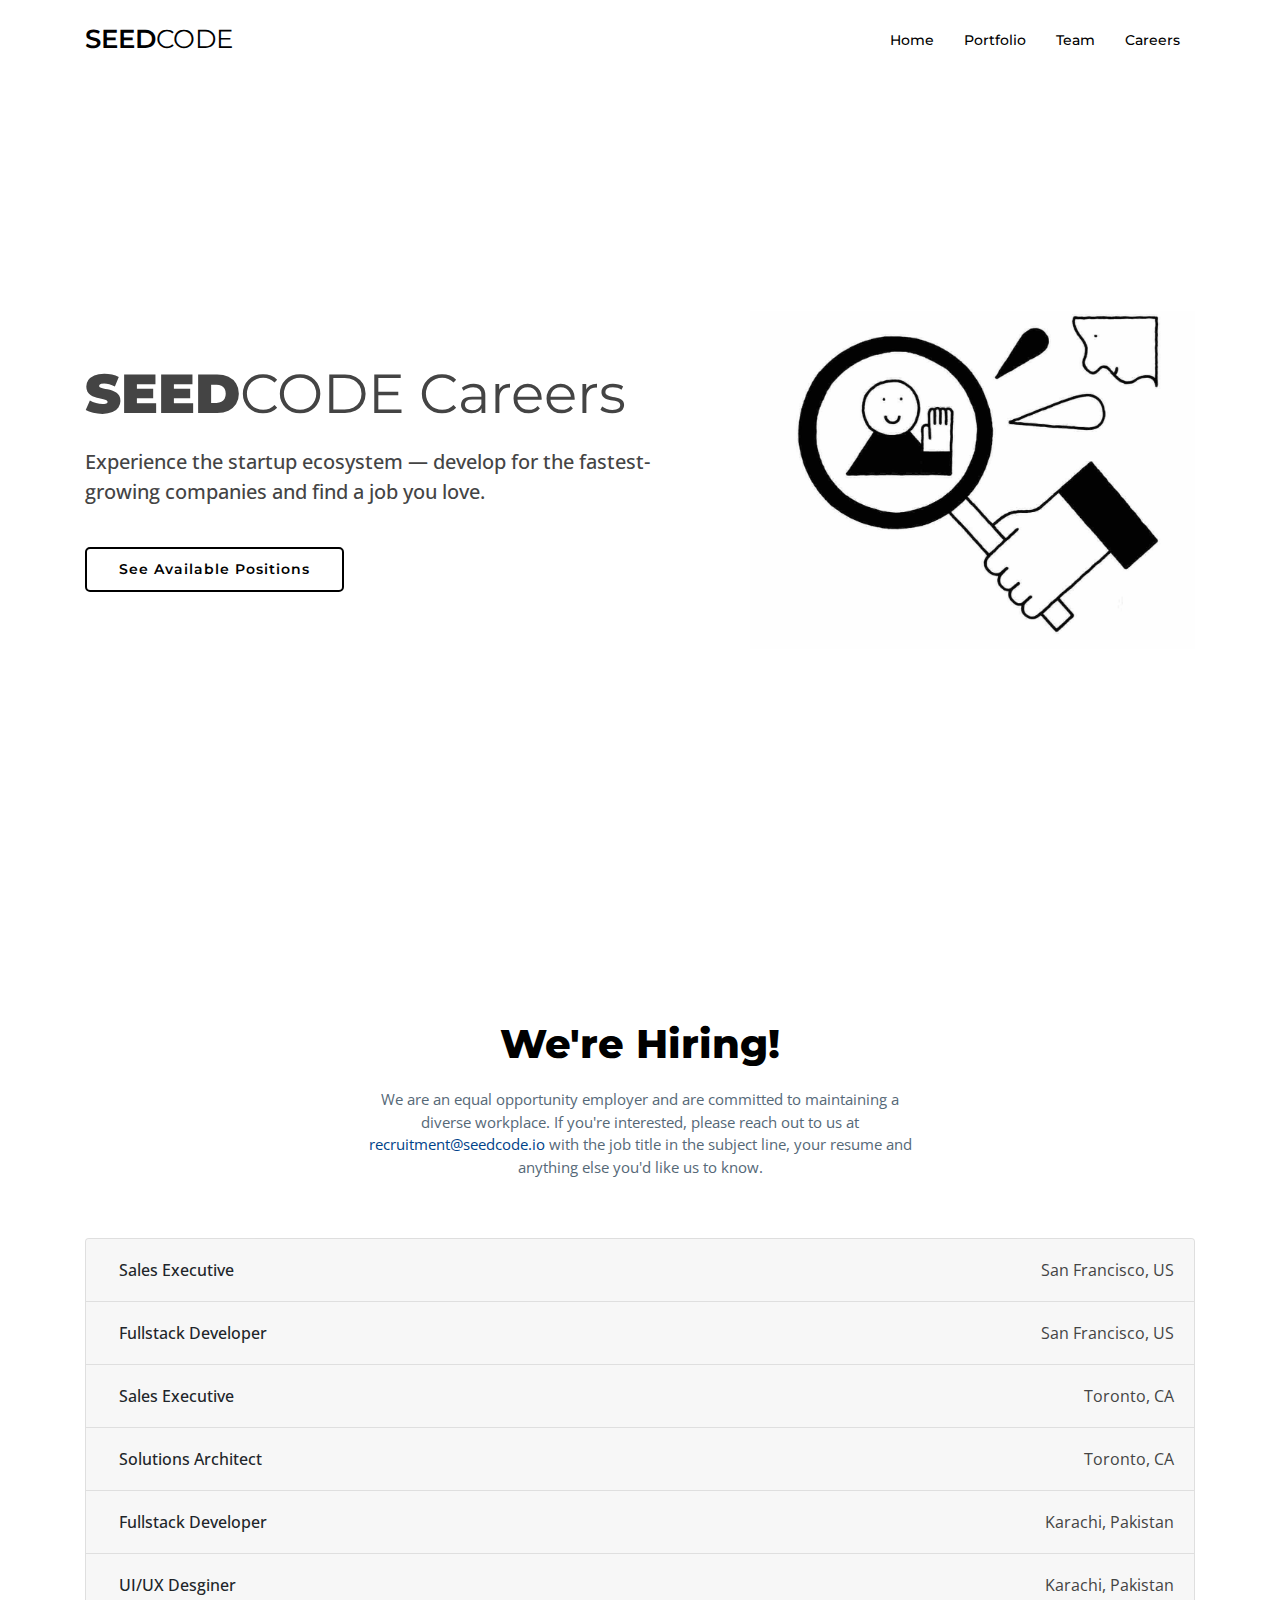
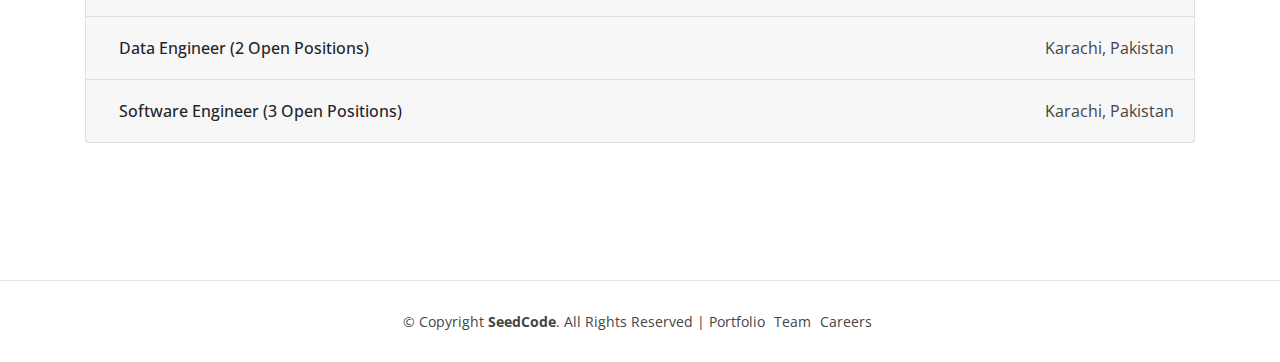
<file: careers.html>
<!DOCTYPE html>
<html lang="en">

<head>
    <meta charset="utf-8">
    <title>SeedCode - Software for Innovation</title>
    <meta content="width=device-width, initial-scale=1.0" name="viewport">
    <meta content="Software for Innovation" name="keywords">
    <meta content="Software for Innovation" name="description">

    <!-- Favicons -->
    <!-- <link href="img/favicon.png" rel="icon"> -->
    <link href="img/apple-touch-icon.png" rel="apple-touch-icon">

    <!-- Google Fonts -->
    <link href="https://fonts.googleapis.com/css?family=Open+Sans:300,300i,400,400i,700,700i|Montserrat:300,400,500,700"
        rel="stylesheet">

    <!-- Bootstrap CSS File -->
    <link href="lib/bootstrap/css/bootstrap.min.css" rel="stylesheet">

    <!-- Libraries CSS Files -->
    <link href="lib/font-awesome/css/font-awesome.min.css" rel="stylesheet">
    <link href="lib/animate/animate.min.css" rel="stylesheet">
    <link href="lib/ionicons/css/ionicons.min.css" rel="stylesheet">
    <link href="lib/owlcarousel/assets/owl.carousel.min.css" rel="stylesheet">
    <link href="lib/lightbox/css/lightbox.min.css" rel="stylesheet">


    <!-- Main Stylesheet File -->
    <link href="css/style.css" rel="stylesheet">
</head>

<body>

    <!--==========================
  Header
  ============================-->
    <header id="header" class="fixy">
        <div class=" container">

            <div class="logo float-left">
                <!-- Uncomment below if you prefer to use an image logo -->
                <h1 class="text-light"><a href="/"><span>SEED<span class="sp">CODE</a></h1>
            </div>

            <nav class="main-nav float-right d-none d-lg-block">
                <ul>
                    <li class="active"><a href="/">Home</a></li>
                    <li><a href="/#portfolio">Portfolio</a></li>
                    <li><a href="/#team">Team</a></li>
                    <li><a href="https://seedcode.io/careers">Careers</a></li>
                </ul>
            </nav><!-- .main-nav -->

        </div>
    </header><!-- #header -->

    <section id="sub-intro" class="d-flex align-items-center">
        <div class="container">
            <div class="row" style="margin-top: -100px;">
                <div class="col-lg-7 order-2 order-lg-1  sub-intro-info">
                    <h2>SEED<span style="font-weight: 400">CODE Careers</h2>
                    <p>Experience the startup ecosystem — develop for the fastest-growing companies and find a
                        job you love.</p>
                    <div>
                        <a href="#positions" class="btn-main scrollto">See Available Positions</a>
                    </div>
                </div>
                <div class="col-lg-5 order-1 order-lg-2 sub-intro-img">
                    <img src="img/about-img.jpg" class="img-fluid" alt="">
                </div>
            </div>
    </section><!-- #intro -->

    <section id="positions">
        <div class="container">
            <header class="section-header">
                <h3 class="">We're Hiring!</h3>
                <P> We are an equal opportunity employer and are committed to maintaining a diverse workplace.
                    If you're interested, please reach out to us at <a
                        href="mailto:recruitment@seedcode.io">recruitment@seedcode.io</a> with the job title in the
                    subject line, your resume and
                    anything else you'd like us to know.</P>
            </header>
            <div class="accordion" id="accordionExample">
                <div class="card">
                    <div class="card-header" id="headingThree">
                        <div class="spread">
                            <button class="btn collapsed" type="button" data-toggle="collapse" style="font-weight: 500;"
                                data-target="#collapse0" aria-expanded="false" aria-controls="collapse0">
                                Sales Executive
                            </button>
                            <span style="text-align:right;">San Francisco, US</span>
                        </div>
                    </div>
                    <div id="collapse0" class="collapse" aria-labelledby="heading0" data-parent="#accordionExample">
                        <div class="card-body p-4">
                            <p>
                                We're looking for a Sales Executives who will participate in key aspects of the sales
                                cycle, including generating leads, driving opportunities and managing prospect
                                relationships. This position requires an entrepreneurial mindset to identify and reach
                                prospects. Experience selling B2B services is important. The self-motivated individual
                                will have an understanding and experience with Consultative Selling.
                            </p>
                            <h6>Qualification</h6>
                            <ul class="details_list">
                                <li>2-5 years sales experience selling b2b technology services a must</li>
                                <li>Has experience selling outsourced software development</li>
                                <li>Has had experience selling IT staff augmentation for software development</li>
                                <li>Strong network of CXO’s within territory with proven ability to close enterprise
                                    accounts</li>
                                <li>Should be a motivated self-starter capable of hunting and closing opportunities</li>
                                <li>Ability to manage solution sales in a consultative manner</li>
                                <li>Successful sales track record with the ability to provide documented results</li>
                                <li>BS/BA and demonstrated direct sales proficiency</li>
                                <li>Travel as needed and typically only for large prospects that are well qualified
                                    (averages less than 25% currently)</li>
                                <li>GREAT attitude</li>
                                <li>Excellent communication skills verbal and written – experience creating tailored
                                    client proposals</li>
                            </ul>
                        </div>
                    </div>
                </div>
                <div class="card">
                    <div class="card-header" id="headingThree">
                        <div class="spread">
                            <button class="btn collapsed" type="button" data-toggle="collapse" style="font-weight: 500;"
                                data-target="#collapseOne" aria-expanded="false" aria-controls="collapseOne">
                                Fullstack Developer
                            </button>
                            <span style="text-align:right;">San Francisco, US</span>
                        </div>
                    </div>
                    <div id="collapseOne" class="collapse" aria-labelledby="headingPe" data-parent="#accordionExample">
                        <div class="card-body p-4">
                            <h6>Education</h6>
                            <ul>
                                <li>Bachelor’s degree or higher in Computer
                                    Engineering, Computer Science or related field.</li>
                            </ul>
                            <h6>Skills & Experience</h6>
                            <ul class="details_list">
                                <li>Experience in Software and System Architecture design</li>
                                <li>Hands-on experience with web development in any of the following languages: Python,
                                    Go, C#, JavaScript (Node, Angular)</li>
                                <li>Experience with back-end development and relational databases (Postgres, MySQL,
                                    Oracle, etc.)</li>
                                <li>Experience with open source technologies and NoSQL DB technology such as Couchbase,
                                    Elasticsearch, RabbitMQ, MongoDB, Cassandra, Redis, etc.</li>
                                <li>Proven ability with cloud technologies such as Amazon Web Services (not just EC2)
                                    and/or Azure.</li>
                                <li>Ability to work with Project Managers to develop task-level project plans and
                                    proposals</li>
                                <li>Ability to develop secure solutions and knowledge of industry best practices
                                    regarding information security</li>
                                <li>Excellent oral and written communication</li>
                                <li>Self-motivation and the ability to work under minimal supervision</li>
                                <li>Strong understanding of cross-browser compatibility and limitation issues</li>
                                <li>Experience with Modern UI Frameworks (e.g. React, Vue, Angular) and Flux UI
                                    architecture</li>
                                <li>Experience with cloud provider services and container technologies (e.g. AWS, MS
                                    Azure, Chef, Docker, Google App Engine)</li>
                                <li>Working knowledge of Web Services and RESTful architecture</li>
                                <li>Experience working on teams using agile development techniques</li>
                            </ul>
                        </div>
                    </div>
                </div>
                <div class="card">
                    <div class="card-header" id="headingThree">
                        <div class="spread">
                            <button class="btn collapsed" type="button" data-toggle="collapse" style="font-weight: 500;"
                                data-target="#collapse01" aria-expanded="false" aria-controls="collapse01">
                                Sales Executive
                            </button>
                            <span style="text-align:right;">Toronto, CA</span>
                        </div>
                    </div>
                    <div id="collapse01" class="collapse" aria-labelledby="heading01" data-parent="#accordionExample">
                        <div class="card-body p-4">
                            <p>
                                We're looking for a Sales Executives who will participate in key aspects of the sales
                                cycle, including generating leads, driving opportunities and managing prospect
                                relationships. This position requires an entrepreneurial mindset to identify and reach
                                prospects. Experience selling B2B services is important. The self-motivated individual
                                will have an understanding and experience with Consultative Selling.
                            </p>
                            <h6>Qualification</h6>
                            <ul class="details_list">
                                <li>2-5 years sales experience selling b2b technology services a must</li>
                                <li>Has experience selling outsourced software development</li>
                                <li>Has had experience selling IT staff augmentation for software development</li>
                                <li>Strong network of CXO’s within territory with proven ability to close enterprise
                                    accounts</li>
                                <li>Should be a motivated self-starter capable of hunting and closing opportunities</li>
                                <li>Ability to manage solution sales in a consultative manner</li>
                                <li>Successful sales track record with the ability to provide documented results</li>
                                <li>BS/BA and demonstrated direct sales proficiency</li>
                                <li>Travel as needed and typically only for large prospects that are well qualified
                                    (averages less than 25% currently)</li>
                                <li>GREAT attitude</li>
                                <li>Excellent communication skills verbal and written – experience creating tailored
                                    client proposals</li>
                            </ul>
                        </div>
                    </div>
                </div>
                <div class="card">
                    <div class="card-header" id="headingThree">
                        <div class="spread">
                            <button class="btn collapsed" type="button" data-toggle="collapse" style="font-weight: 500;"
                                data-target="#collapseThree" aria-expanded="false" aria-controls="collapseThree">
                                Solutions Architect
                            </button>
                            <span style="text-align:right;">Toronto, CA</span>
                        </div>
                    </div>
                    <div id="collapseThree" class="collapse" aria-labelledby="headingThree"
                        data-parent="#accordionExample">
                        <div class="card-body p-4">
                            <p> We're looking for a candidate with 5 or more years of experience in successfully driving
                                software development activities, architecting
                                and creating technical specifications, technical leadership and mentoring. Our ideal
                                candidate will be
                                skilled at working in Agile environments with off-shore and
                                cross-functional teams, is dedicated to customer satisfaction, has high-energy with a
                                positive attitude, and is proactive, organized, and detail-oriented.</p>
                            <h6>Education</h6>
                            <ul>
                                <li>Bachelor’s’ degree or higher in Computer
                                    Engineering, Computer Science or related field.</li>
                            </ul>
                            <h6>Skills & Experience</h6>
                            <ul>
                                <li>Strong skill sets in Software or System Architecture design</li>
                                <li>Hands-on experience with software development in one or more of the following
                                    languages: Python, Java, Go, C#, JavaScript/Typescript (Node/Angular)</li>
                                <li>Experience with back-end development and relational databases (Postgres, MySQL,
                                    Oracle, Sql Server, etc.)</li>
                                <li>Experience in open source technologies and NoSQL DB technology such as MongoDB,
                                    Couchbase, Elasticsearch, RabbitMQ, Cassandra, Redis, etc.</li>
                                <li>Understanding of tiered architectures, Service Orientation and Microservices</li>
                                <li>Professional or personal experience with public cloud providers (Amazon Web Service,
                                    Microsoft Azure, Google Cloud Platform)</li>
                                <li>Experience with creating and integrating well documented web services (SOAP or
                                    REST).</li>
                                <li>Strong knowledge of application-profiling and performance-tuning</li>
                                <li>Experience and understanding of Agile and Scrum process and concepts</li>
                                <li>Ability to estimate software development effort given a set of requirements and
                                    assumptions</li>
                                <li>Ability to work with Project Managers to technical implementation plans</li>
                                <li>Ability to develop secure solutions and knowledge of industry best practices
                                    regarding information security</li>
                                <li>Excellent oral and written communication skills</li>
                            </ul>
                        </div>
                    </div>
                </div>
                <div class="card">
                    <div class="card-header" id="headingThree">
                        <div class="spread">
                            <button class="btn collapsed" type="button" data-toggle="collapse" style="font-weight: 500;"
                                data-target="#collapseOne" aria-expanded="false" aria-controls="collapseOne">
                                Fullstack Developer
                            </button>
                            <span style="text-align:right;">Karachi, Pakistan</span>
                        </div>
                    </div>
                    <div id="collapseOne" class="collapse" aria-labelledby="headingPe" data-parent="#accordionExample">
                        <div class="card-body p-4">
                            <h6>Education</h6>
                            <ul>
                                <li>Bachelor’s degree or higher in Computer
                                    Engineering, Computer Science or related field.</li>
                            </ul>
                            <h6>Skills & Experience</h6>
                            <ul class="details_list">
                                <li>Experience in Software and System Architecture design</li>
                                <li>Hands-on experience with web development in any of the following languages: Python,
                                    Go, C#, JavaScript (Node, Angular)</li>
                                <li>Experience with back-end development and relational databases (Postgres, MySQL,
                                    Oracle, etc.)</li>
                                <li>Experience with open source technologies and NoSQL DB technology such as Couchbase,
                                    Elasticsearch, RabbitMQ, MongoDB, Cassandra, Redis, etc.</li>
                                <li>Proven ability with cloud technologies such as Amazon Web Services (not just EC2)
                                    and/or Azure.</li>
                                <li>Ability to work with Project Managers to develop task-level project plans and
                                    proposals</li>
                                <li>Ability to develop secure solutions and knowledge of industry best practices
                                    regarding information security</li>
                                <li>Excellent oral and written communication</li>
                                <li>Self-motivation and the ability to work under minimal supervision</li>
                                <li>Strong understanding of cross-browser compatibility and limitation issues</li>
                                <li>Experience with Modern UI Frameworks (e.g. React, Vue, Angular) and Flux UI
                                    architecture</li>
                                <li>Experience with cloud provider services and container technologies (e.g. AWS, MS
                                    Azure, Chef, Docker, Google App Engine)</li>
                                <li>Working knowledge of Web Services and RESTful architecture</li>
                                <li>Experience working on teams using agile development techniques</li>
                            </ul>
                        </div>
                    </div>
                </div>
                <div class="card">
                    <div class="card-header" id="headingThree">
                        <div class="spread">
                            <button class="btn collapsed" type="button" data-toggle="collapse" style="font-weight: 500;"
                                data-target="#collapse2" aria-expanded="false" aria-controls="collapse2">
                                UI/UX Desginer
                            </button>
                            <span style="text-align:right;">Karachi, Pakistan</span>
                        </div>
                    </div>
                    <div id="collapse2" class="collapse" aria-labelledby="heading2" data-parent="#accordionExample">
                        <div class="card-body p-4">

                            <h6>Qualifications</h6>
                            <ul>
                                <li>Two (2+) years previous experience in UI, engineering, UX, programming, or related
                                    position.</li>
                                <li>Demonstrated ability to clearly and effectively communicate design processes, ideas,
                                    and solutions to teams and clients.</li>
                                <li>Demonstrated ability to work effectively in a team setting including synthesizing
                                    abstract ideas into concrete designs.</li>
                                <li>Demonstrated ability to work with clients to understand detailed requirements and
                                    design complete user experiences that meet client needs and vision.</li>
                                <li>Demonstrated ability to iterate designs and solutions efficiently and intelligently.
                                </li>

                                <li>Experience working in an agile/scrum development process.</li>
                                <li>Demonstrated computer skills; HTML, CSS, JavaScript, IT, and programming
                                    troubleshooting.</li>
                                <li>Demonstrated experience using wire-framing tools, storyboards and user flows.
                                </li>
                                <li>Demonstrated experience in using UX design best practices to design solutions
                                    across multiple platforms (desktop, tablet, phone, ar, vr etc.).</li>
                                <li>In-depth understanding of the latest UI/UX design and technology trends and
                                    their role in a commercial environment.</li>
                                <li>Demonstrated ability to multitask, prioritize, and manage time efficiently</li>
                                <li>Demonstrated verbal and written communication skills</li>
                            </ul>
                        </div>
                    </div>
                </div>
                <div class="card">
                    <div class="card-header" id="headingThree">
                        <div class="spread">
                            <button class="btn collapsed" type="button" data-toggle="collapse" style="font-weight: 500;"
                                data-target="#collapse4" aria-expanded="false" aria-controls="collapse4">
                                Data Engineer (2 Open Positions)
                            </button>
                            <span style="text-align:right;">Karachi, Pakistan</span>
                        </div>
                    </div>
                    <div id="collapse4" class="collapse" aria-labelledby="heading4" data-parent="#accordionExample">
                        <div class="card-body p-4">
                            <h6>Education</h6>
                            <ul>
                                <li>Bachelor’s degree or higher in Data Science, Computer
                                    Engineering, Computer Science or related field.</li>
                            </ul>
                            <h6>Skills & Experience</h6>
                            <ul>
                                <li>Good communication skills</li>
                                <li>Experience with Apache Hadoop, Hive, Spark, Airflow, Sqoop, Snowflake, Apache Livy,
                                    Delta Lake</li>
                                <li>Experience with streaming technologies such as kafka</li>
                                <li>Experience of working with programming languages like Scala, Java, SQL, Python, R
                                    etc.</li>
                                <li>Experience with IAC and automation frameworks such as Terraform, Ansible, Jenkins
                                    and Packer</li>
                                <li>Ability to dig deeper into the issues of the production critical systems and provide
                                    permanent fixes for the system</li>
                                <li>Experience in managing data in relational databases and developing ETL pipelines
                                </li>
                                <li>Exposure to enterprise level service such as Cloudera, Databricks, AWS, etc</li>
                                <li>Exposure to AWS data services and technologies such as EC2, EMR, Kinesis, Lambda,
                                    DynamoDB are nice to have</li>
                            </ul>
                        </div>
                    </div>
                </div>
                <div class="card">
                    <div class="card-header" id="headingThree">
                        <div class="spread">
                            <button class="btn collapsed" type="button" data-toggle="collapse" style="font-weight: 500;"
                                data-target="#collapse5" aria-expanded="false" aria-controls="collapse5">
                                Software Engineer (3 Open Positions)
                            </button>
                            <span style="text-align:right;">Karachi, Pakistan</span>
                        </div>
                    </div>
                    <div id="collapse5" class="collapse" aria-labelledby="heading5" data-parent="#accordionExample">
                        <div class="card-body p-4">
                            <h6>Education</h6>
                            <ul>
                                <li>Bachelor’s degree or higher in Computer
                                    Engineering, Computer Science or related field.</li>
                            </ul>
                            <h6>Skills & Experience</h6>
                            <ul>
                                <li>Extensive expertise in Java, C/C++ or GoLang </li>
                                <li>Strong concepts of TCP/IP</li>
                                <li>Experience with distributed systems</li>
                                <li>Experience with one or more technologies such as Node.js, Python, Java, Scala,
                                    GoLang will be a plus</li>
                                <li>Knowledge or work experience with cloud provider services and container technologies
                                    (AWS, MA Azure, Chef, Docker, Google App Engine)</li>
                                <li>Proficiency with Git</li>
                                <li>Must have worked on multi-threading models</li>
                                <li>Ability to work with Project Managers to develop task-level project plans and
                                    proposals</li>
                                <li>Knowledge of industry best practices regarding information security</li>
                                <li>Excellent oral and written communication</li>
                                <li>Implementing digital platforms across various processes of an organization</li>
                                <li>Prior experience working in an Agile environment</li>
                                <li>Bachelor’s degree or higher in Computer Engineering or Computer Science (equivalent
                                    in experience is considered)</li>
                            </ul>
                        </div>
                    </div>
                </div>
            </div>
        </div>
    </section>

    <footer id="footer">

        <div class="container">
            <div class="copyright">
                &copy; Copyright <strong>SeedCode</strong>. All Rights Reserved |
                <a class="footer-a" href="index.html#portfolio">Portfolio</a>
                <a class="footer-a" href="index.html#team">Team</a>
                <a class="footer-a" href="careers.html">Careers</a>
            </div>

        </div>
    </footer><!-- #footer -->

    <a href="#" class="back-to-top"><i class="fa fa-chevron-up"></i></a>

    <!-- Uncomment below i you want to use a preloader -->
    <!-- <div id="preloader"></div> -->

    <!-- JavaScript Libraries -->
    <script src="lib/jquery/jquery.min.js"></script>
    <script src="lib/jquery/jquery-migrate.min.js"></script>
    <script src="lib/bootstrap/js/bootstrap.bundle.min.js"></script>
    <script src="lib/easing/easing.min.js"></script>
    <script src="lib/mobile-nav/mobile-nav.js"></script>
    <script src="lib/wow/wow.min.js"></script>
    <script src="lib/waypoints/waypoints.min.js"></script>
    <script src="lib/counterup/counterup.min.js"></script>
    <script src="lib/owlcarousel/owl.carousel.min.js"></script>
    <script src="lib/isotope/isotope.pkgd.min.js"></script>
    <script src="lib/lightbox/js/lightbox.min.js"></script>
    <!-- Contact Form JavaScript File -->
    <script src="contactform/contactform.js"></script>

    <!-- Template Main Javascript File -->
    <script src="js/main.js"></script>

</body>

</html>
</file>
<file: css/style.css>
/*
  Theme Name: NewBiz
  Theme URL: https://bootstrapmade.com/newbiz-bootstrap-business-template/
  Author: BootstrapMade.com
  License: https://bootstrapmade.com/license/
*/

/*--------------------------------------------------------------
# General
--------------------------------------------------------------*/

body {
  background: #fff;
  color: #444;
  font-family: "Open Sans", sans-serif;
}

a {
  color: #004289;
  transition: 0.3s;
}

a:hover,
a:active,
a:focus {
  outline: none;
  text-decoration: none;
}

p {
  padding: 0;
  margin: 0 0 30px 0;
}

h1,
h2,
h3,
h4,
h5 {
  font-family: "Montserrat", sans-serif;
  font-weight: 400;
  margin: 0 0 20px 0;
  padding: 0;
}

h6 {
  font-family: "Montserrat", sans-serif;
  font-weight: 500;
  margin: 0 0 10px 0;
  padding: 0;
}

ul {
  font-family: "Montserrat", sans-serif;
}

/* Back to top button */

.back-to-top {
  position: fixed;
  display: none;
  background: #000;
  color: #fff;
  width: 44px;
  height: 44px;
  text-align: center;
  line-height: 1;
  font-size: 16px;
  border-radius: 50%;
  right: 15px;
  bottom: 15px;
  transition: background 0.5s;
  z-index: 11;
}


.back-to-top i {
  padding-top: 12px;
  color: #fff;
}

/* Prelaoder */

#preloader {
  position: fixed;
  top: 0;
  left: 0;
  right: 0;
  bottom: 0;
  z-index: 9999;
  overflow: hidden;
  background: #fff;
}

#preloader:before {
  content: "";
  position: fixed;
  top: calc(50% - 30px);
  left: calc(50% - 30px);
  border: 6px solid #f2f2f2;
  border-top: 6px solid #000;
  border-radius: 50%;
  width: 60px;
  height: 60px;
  -webkit-animation: animate-preloader 1s linear infinite;
  animation: animate-preloader 1s linear infinite;
}

@-webkit-keyframes animate-preloader {
  0% {
    -webkit-transform: rotate(0deg);
    transform: rotate(0deg);
  }

  100% {
    -webkit-transform: rotate(360deg);
    transform: rotate(360deg);
  }
}

@keyframes animate-preloader {
  0% {
    -webkit-transform: rotate(0deg);
    transform: rotate(0deg);
  }

  100% {
    -webkit-transform: rotate(360deg);
    transform: rotate(360deg);
  }
}

/*--------------------------------------------------------------
# Header
--------------------------------------------------------------*/

#header {
  height: 80px;
  transition: all 0.5s;
  z-index: 997;
  transition: all 0.5s;
  padding: 20px 0;
  background: #fff;
}

#header.header-scrolled,
#header.header-pages {
  height: 60px;
  padding: 10px 0;
  box-shadow: 0px 0px 30px rgba(127, 137, 161, 0.3);
}

#header .logo h1 {
  font-size: 26px;
  margin: 0;
  padding: 0;
  line-height: 1;
  font-weight: 600;
  text-transform: uppercase;
}

#header .logo h1 .sp {
  line-height: 1;
  font-weight: 400;
  text-transform: uppercase;
}

#header .logo h1 a,
#header .logo h1 a:hover {
  color: #000;
  text-decoration: none;
}

#header .logo img {
  padding: 0;
  margin: 7px 0;
  max-height: 26px;
}

.main-pages {
  margin-top: 60px;
}

/*--------------------------------------------------------------
# Intro Section
--------------------------------------------------------------*/

#intro {
  width: 100%;
  min-height: 100vh;
  display: flex;
  flex-direction: column;
  justify-content: flex-end;
  
}


.intro-info {
  text-align: center;
  width: 100%;
  margin-bottom: 10%;
  padding: 0 10px;
  

}

#intro .intro-info h2 {
  margin-bottom: 20px;
  font-size: 60px;
  font-weight: 900;
}

#intro .intro-info p {
  margin-bottom: 40px;
  font-size: 24px;
  font-weight: 500;
}

.partners {
  text-align: center;
  margin-bottom: 20px;
  margin-top: 80px;

}

.partners h3 {
  font-weight: 800;
}

@media (min-width: 992px) {
  .partners p {
    padding: 0 15%;
  }
  .partners {
    margin-bottom: 90px;
    margin-top: 0px;
  }
}

/* Subpage Intro */

#sub-intro {
  width: 100%;
  height: 100vh;
}


#sub-intro .sub-intro-info {
  padding-top: 50px;
}

@media (max-width: 992px) {
  #sub-intro .sub-intro-info {
    text-align: center;
  }
}

#sub-intro .sub-intro-info h2 {
  margin-bottom: 20px;
  font-size: 55px;
  font-weight: 900;
}

#sub-intro .sub-intro-info p {
  margin-bottom: 40px;
  font-size: 20px;
  font-weight: 500;
}



.btn-main{
  font-family: "Montserrat", sans-serif;
  font-size: 14px;
  font-weight: 600;
  letter-spacing: 1px;
  display: inline-block;
  padding: 10px 32px;
  border-radius: 5px;
  transition: 0.5s;
  margin: 0 20px 20px 0;
  color: #fff;
  background: white;
  border: 2px solid #000;
  color: #000;
  align-items: center;

}



.btn-main:hover {
  background: #000;
  border-color: #000;
  color: white;
}

.get-started {
  background-color: white;
  border: 2px solid black;
  padding: 12px 25px;
  margin-bottom: 15px;
  font-size: medium;
  transition: all .3s;
  color: black;
  display: inline-block;

}

.get-started:hover {
  color: white;
  background-color: #01203f;
  ;
  border: 2px solid #01203f;
}

.get-started i {
  padding-left: 10px;
}




.main-vid-btn {
  background-color: #1DACBA;
  border: 1px solid #1DACBA;
  padding: 9px 25px;
  margin-bottom: 15px;
  font-size: medium;
  transition: all .3s;
  color: white;

  

  display: flex;
  align-items: center;
  justify-content: space-between;
}

.main-vid-btn:hover {
  color: white;
  background-color: rgb(43, 188, 201);
  border: 1px solid rgb(43, 188, 201);
}

.main-vid-btn i {
  padding-left: 10px;
}

.main-buttons {
  display: flex;
  justify-content: center;
  flex-wrap: wrap;
}

.collab {
  margin-bottom: 100px;
  background: black;
  padding: 80px 0px;
}

.collab-header h3 {
  font-size: 40px;
  color: #fff;
  text-align: center;
  font-weight: 800;
  margin-bottom: 3em;
}

@media (max-width: 992px) {
  .collab-header h3 {
    font-size: 30px;
  }


}





@media (max-width: 992px) {
  .img-pad-2 {
    padding: 0 3px;
  }
  .collab {
    margin-bottom: 0px;
    margin-top: 75px;
  }
}



/*--------------------------------------------------------------
# Navigation Menu
--------------------------------------------------------------*/

/* Desktop Navigation */

.main-nav {
  /* Drop Down */
  /* Deep Drop Down */
}

.main-nav,
.main-nav * {
  margin: 0;
  padding: 0;
  list-style: none;
  
}

.main-nav > ul > li {
  position: relative;
  white-space: nowrap;
  float: left;
}

.main-nav a {
  display: block;
  position: relative;
  color: #000;
  padding: 10px 15px;
  transition: 0.3s;
  font-size: 14px;
  font-family: "Montserrat", sans-serif;
  font-weight: 500;
}

.main-nav a:hover,
.main-nav li:hover > a {
  color: #004289;
  text-decoration: none;
}

.main-nav .drop-down ul {
  display: block;
  position: absolute;
  left: 0;
  top: calc(100% + 30px);
  z-index: 99;
  opacity: 0;
  visibility: hidden;
  padding: 10px 0;
  background: #fff;
  box-shadow: 0px 0px 30px rgba(127, 137, 161, 0.25);
  transition: ease all 0.3s;
}

.main-nav .drop-down:hover > ul {
  opacity: 1;
  top: 100%;
  visibility: visible;
}

.main-nav .drop-down li {
  min-width: 180px;
  position: relative;
}

.main-nav .drop-down ul a {
  padding: 10px 20px;
  font-size: 13px;
  color: #004289;
}

.main-nav .drop-down ul a:hover,
.main-nav .drop-down ul .active > a,
.main-nav .drop-down ul li:hover > a {
  color: #000;
}

.main-nav .drop-down > a:after {
  content: "\f107";
  font-family: FontAwesome;
  padding-left: 10px;
}

.main-nav .drop-down .drop-down ul {
  top: 0;
  left: calc(100% - 30px);
}

.main-nav .drop-down .drop-down:hover > ul {
  opacity: 1;
  top: 0;
  left: 100%;
}

.main-nav .drop-down .drop-down > a {
  padding-right: 35px;
}

.main-nav .drop-down .drop-down > a:after {
  content: "\f105";
  position: absolute;
  right: 15px;
}

/* Mobile Navigation */

.mobile-nav {
  position: fixed;
  top: 0;
  bottom: 0;
  z-index: 9999;
  overflow-y: auto;
  left: -260px;
  width: 260px;
  padding-top: 18px;
  background: rgba(0, 0, 0, 0.6);
  transition: 0.4s;
}

.mobile-nav * {
  margin: 0;
  padding: 0;
  list-style: none;
}

.mobile-nav a {
  display: block;
  position: relative;
  color: #fff;
  padding: 10px 20px;
  font-weight: 500;
}

.mobile-nav a:hover,
.mobile-nav li:hover > a {
  color: #004289;
  text-decoration: none;
}

.mobile-nav .drop-down > a:after {
  content: "\f078";
  font-family: FontAwesome;
  padding-left: 10px;
  position: absolute;
  right: 15px;
}

.mobile-nav .active.drop-down > a:after {
  content: "\f077";
}

.mobile-nav .drop-down > a {
  padding-right: 35px;
}

.mobile-nav .drop-down ul {
  display: none;
  overflow: hidden;
}

.mobile-nav .drop-down li {
  padding-left: 20px;
}

.mobile-nav-toggle {
  position: fixed;
  right: 0;
  top: 0;
  z-index: 9998;
  border: 0;
  background: none;
  font-size: 24px;
  transition: all 0.4s;
  outline: none !important;
  line-height: 1;
  cursor: pointer;
  text-align: right;
}

.mobile-nav-toggle i {
  margin: 18px 18px 0 0;
  color: #000;
}

.mobile-nav-overly {
  width: 100%;
  height: 100%;
  z-index: 9997;
  top: 0;
  left: 0;
  position: fixed;
  background: rgba(0, 0, 0, 0.2);
  overflow: hidden;
  display: none;
}

.mobile-nav-active {
  overflow: hidden;
}

.mobile-nav-active .mobile-nav {
  left: 0;
}

.mobile-nav-active .mobile-nav-toggle i {
  color: #fff;
}

/*--------------------------------------------------------------
# Sections
--------------------------------------------------------------*/

/* Sections Header
--------------------------------*/

.section-header h3 {
  font-size: 40px;
  color: #000;
  text-align: center;
  font-weight: 800;
  position: relative;
}



.section-header p {
  text-align: center;
  margin: auto;
  font-size: 15px;
  padding-bottom: 60px;
  color: #556877;
  width: 50%;
}

/* Section with background
--------------------------------*/

.section-bg {
  background: #ecf5ff;
}

/* Positions Section
--------------------------------*/
.spread {
  display: flex;
  justify-content: space-between;
  align-items: center;
}

.spread button {
  text-align: left !important;
}


#positions {
  background: #fff;
  padding: 40px 0;
  min-height: 100vh;
}

/* About Us Section
--------------------------------*/


#about {
  background: #fff;
  padding: 60px 0;
  min-height: 100vh;
}

#about .about-container .background {
  margin: 20px 0;
}

#about .about-container .content {
  background: #fff;
}

#about .about-container .title {
  color: #333;
  font-weight: 700;
  font-size: 32px;
}

#about .about-container p {
  line-height: 26px;
}

#about .about-container p:last-child {
  margin-bottom: 0;
}

#about .about-container .icon-box {
  background: #fff;
  background-size: cover;
  padding: 0 0 30px 0;
}

#about .about-container .icon-box .icon {
  float: left;
  background: #fff;
  width: 64px;
  height: 64px;
  display: -webkit-box;
  display: -webkit-flex;
  display: -ms-flexbox;
  display: flex;
  -webkit-box-pack: center;
  -webkit-justify-content: center;
  -ms-flex-pack: center;
  justify-content: center;
  -webkit-box-align: center;
  -webkit-align-items: center;
  -ms-flex-align: center;
  align-items: center;
  -webkit-box-orient: vertical;
  -webkit-box-direction: normal;
  -webkit-flex-direction: column;
  -ms-flex-direction: column;
  flex-direction: column;
  text-align: center;
  border-radius: 50%;
  border: 2px solid #000;
  transition: all 0.3s ease-in-out;
}

#about .about-container .icon-box .icon i {
  color: #000;
  font-size: 24px;
}

#about .about-container .icon-box:hover .icon {
  background: #000;
}

#about .about-container .icon-box:hover .icon i {
  color: #fff;
}

#about .about-container .icon-box .title {
  margin-left: 80px;
  font-weight: 600;
  margin-bottom: 5px;
  font-size: 18px;
}

#about .about-container .icon-box .title a {
  color: #283d50;
}

#about .about-container .icon-box .description {
  margin-left: 80px;
  line-height: 24px;
  font-size: 14px;
}

#about .about-extra {
  padding-top: 60px;
}

#about .about-extra h4 {
  font-weight: 600;
  font-size: 24px;
}

/* Services Section
--------------------------------*/

#services {
  padding: 60px 0 40px 0;
  box-shadow: inset 0px 0px 12px 0px rgba(0, 0, 0, 0.1);
}

#services .box {
  padding: 30px;
  position: relative;
  overflow: hidden;
  border-radius: 10px;
  margin: 0 10px 40px 10px;
  background: #fff;
  box-shadow: 0 10px 29px 0 rgba(68, 88, 144, 0.1);
  transition: all 0.3s ease-in-out;
}

#services .box:hover {
  -webkit-transform: translateY(-5px);
  transform: translateY(-5px);
}

#services .icon {
  position: absolute;
  left: -10px;
  top: calc(50% - 32px);
}

#services .icon i {
  font-size: 64px;
  line-height: 1;
  transition: 0.5s;
}

#services .title {
  margin-left: 40px;
  font-weight: 700;
  margin-bottom: 15px;
  font-size: 18px;
}

#services .title a {
  color: #111;
}

#services .box:hover .title a {
  color: #000;
}

#services .description {
  font-size: 14px;
  margin-left: 40px;
  line-height: 24px;
  margin-bottom: 0;
}



.counters {
  padding-top: 20px;
  padding-bottom: 60px;
}

.counters span {
  font-family: "Montserrat", sans-serif;
  font-weight: bold;
  font-size: 48px;
  display: block;
  color: #000;
}

.counters p {
  padding: 0;
  margin: 0 0 20px 0;
  font-family: "Montserrat", sans-serif;
  font-size: 14px;
  color: #000;
}

/* Portfolio Section
--------------------------------*/

#portfolio {
  padding: 60px 0;
  box-shadow: 0px 0px 12px 0px rgba(0, 0, 0, 0.1);
  color: white;
  background: #000913;
  min-height: 100vh;
}

#portfolio .h4 {
  margin-top: 2em;
  margin-bottom: 20px;
  color: white;
  font-size: 30px;
  font-weight: 600;
}
.portfolio-highlight {
  color: white;
}

.ph-btn {
  background-color: #1DACBA;
  border: 1px solid #1DACBA;
  padding: 12px 25px;
  margin-bottom: 15px;
  font-size: medium;
  transition: all .3s;
  color: white;

}

@media (min-width: 768px) {
  .ph-btn{
    margin-right: 20px;
  }
}


.ph-btn:hover {
  color: white;
  background-color: rgb(43, 188, 201);
  border: 1px solid rgb(43, 188, 201);
}

.ph-btn i {
  padding-left: 10px;
}


#portfolio h3 {
  color: white;
}

#portfolio #portfolio-flters {
  padding: 0;
  margin: 50px 0;
  list-style: none;
  text-align: center;
}

#portfolio #portfolio-flters li {
  cursor: pointer;
  margin: 15px 15px 15px 0;
  display: inline-block;
  padding: 6px 20px;
  font-size: 14px;
  line-height: 20px;
  color: white;
  border-radius: 50px;
  text-transform: uppercase;
  margin-bottom: 5px;
  transition: all 0.3s ease-in-out;
}

#portfolio #portfolio-flters li:hover,
#portfolio #portfolio-flters li.filter-active {
  color: #1DACBA
}

#portfolio #portfolio-flters li:last-child {
  margin-right: 0;
}

#portfolio .portfolio-item {
  position: relative;
  overflow: hidden;
  margin-bottom: 60px;
}



#portfolio .portfolio-item .portfolio-wrap {
  overflow: hidden;
  position: relative;
  border-radius: 6px;
  margin: 0;
  transition: all .3s;
  

}
.portfolio-info-2 {
  margin-top: -60px;
  margin-bottom: 50px !important;
}


#portfolio .portfolio-item .portfolio-wrap img {
  -webkit-mask-image:-webkit-gradient(linear, left top, left bottom, from(rgba(0,0,0,1)), to(rgba(0,0,0,0)));
      mask-image: linear-gradient(to bottom, rgba(0,0,0,1), rgba(0,0,0,0));
}
.portfolio-info p {
  padding-top: 10px !important;
}

.preview-btn {
  background-color: transparent;
  color: rgba(255,255,255,.85);
  transition: all .3s;
  
}
.preview-btn:hover {
  color: rgba(255,255,255,1);
  /* border: 1px solid rgba(255,255,255,1); */
}

#portfolio .portfolio-item .portfolio-wrap .portfolio-info {
  position: absolute;
  right: 0;
  bottom: 0;
  left: 0;
  padding: 30px;
  padding-bottom: 10px;

  
  text-align: left;
  /* opacity: 0; */
  transition: 0.2s linear;
}


.portfolio-info span{
  font-size: 24px;
  line-height: 1px;
  font-weight: 700;
  margin-bottom: 10px;
}

.portfolio-info-2 span {
  font-size: 24px;
  line-height: 1px;
  font-weight: 700;

}

.portfolio-info-2 p {
  padding: 5px 0;
  margin: 0;
  color: #fff;
  font-weight: 500;
  font-size: 16px;
  text-align: left;
}
.portfolio-info-2 a:hover {
  cursor: pointer;
}

.lm-btn {
  opacity: .9;
}
.lm-btn:hover {
  opacity: 1;
}
.portfolio-info h4 a {
  color: #fff;
}

.portfolio-info h4 a:hover {
  color: #03a827;
}

.portfolio-info p {
  padding: 0;
  margin: 0;
  color: #fff;
  font-weight: 500;
  font-size: 17px;
  text-align: left;
}

 .portfolio-info .link-preview,
 .portfolio-info .link-details {
  display: inline-block;
  line-height: 1;
  text-align: center;
  width: 36px;
  height: 36px;
  background: transparent;
  border-radius: 50%;
  margin: 10px 4px 0 4px;

}


#portfolio .portfolio-item .portfolio-wrap:hover {
  cursor: pointer;
  transform: scale(1.006);
  

}


.modal-body {
  padding: 0;
  border: 5px solid white;
  border-radius: 10px;
  background: rgba(0, 0, 0, 0.95);
  
}
.modal-body p {
  padding: 0;
  margin: 0;
  margin-top: 5px;
}



.modal-foot {
  background: rgba(0, 0, 0, 0);
  position: absolute;
  top: 102%;
  left: 0;
  right: 0;
  padding-bottom: 20px;
  margin-bottom: 20px;
}

.modal-foot p {
  padding: 0;
  margin: 10px 0;
}

.foot-header {
  display: flex;
  justify-content: space-between;
  align-items: center ;
}
.carousel-vid {
bottom: 100px;
}

.carousel-vid span {
  margin-top: 100px;
}

.modal-dialog {
  margin-top:65px;
}

@media (min-width: 992px){
  .modal-dialog {
    max-width: 50vw;
  }
  #intro-modal-dialog {
    max-width: 80vw;
  }
  .tele {
    max-width: 28vw !important;
  }
  .px-img {
    padding: 0 14rem;
  }
  .portfolio-wrap {
    margin: 20px !important;
  }
}

.modal-backdrop{
    opacity:0.9 !important;
}


.modal-foot h4{
  font-weight: 400;
  padding: 0;
  margin: 0;

}

.modal-foot i{
  padding-left: 5px;
}




/* Team Section
--------------------------------*/

#team {
  background: #fff;
  padding: 60px 0;
  /* box-shadow: 0px 0px 12px 0px rgba(0, 0, 0, 0.1); */
}

#team .member {
  text-align: center;
  margin: 20px 0;
}

#team .member .member-info {
}

#team .member .member-info-content {
  margin-top: 15px;
  transition: margin 0.2s;
}
#team .member img {
  border-radius: 50%;
  width: 80%;
}


#team .member h4 {
  font-weight: 700;
  margin-bottom: 2px;
  font-size: 18px;
}

#team .member span {
  font-style: italic;
  display: block;
  font-size: 13px;
}
#team .member p {
  margin: 10px 0;
  font-size: 13px;
}

#team .member .social {
  margin-top: 5px;
}

#team .member a {
  transition: none;
  color: black;
  transition: all .3s;
}

#team .member .fa-linkedin-in{
  transition: all .3s;
}
#team .member .fa-github{
  transition: all .3s;
}

#team .member .fa-linkedin-in:hover {
  color: #0077B5;
}

#team .member .fa-github:hover {
  color: #4ea528;
}

#team .member .social i {
  font-size: 18px;
  margin: 0 2px;
}

/* Clients Section
--------------------------------*/

#clients {
  padding: 60px 0;
  box-shadow: inset 0px 0px 12px 0px rgba(0, 0, 0, 0.1);
}

#clients .clients-wrap {
  border-top: 1px solid #d6eaff;
  border-left: 1px solid #d6eaff;
  margin-bottom: 30px;
}

#clients .client-logo {
  padding: 64px;
  display: -webkit-box;
  display: -webkit-flex;
  display: -ms-flexbox;
  display: flex;
  -webkit-box-pack: center;
  -webkit-justify-content: center;
  -ms-flex-pack: center;
  justify-content: center;
  -webkit-box-align: center;
  -webkit-align-items: center;
  -ms-flex-align: center;
  align-items: center;
  border-right: 1px solid #d6eaff;
  border-bottom: 1px solid #d6eaff;
  overflow: hidden;
  background: #fff;
  height: 160px;
}

#clients .client-logo:hover img {
  -webkit-transform: scale(1.2);
  transform: scale(1.2);
}

#clients img {
  transition: all 0.4s ease-in-out;
}

/* Contact Section
--------------------------------*/

#contact {
  box-shadow: 0px 0px 12px 0px rgba(0, 0, 0, 0.1);
  padding: 60px 0;
  overflow: hidden;
}

#contact .section-header {
  padding-bottom: 30px;
}

#contact .contact-about h3 {
  font-size: 36px;
  margin: 0 0 10px 0;
  padding: 0;
  line-height: 1;
  font-family: "Montserrat", sans-serif;
  font-weight: 300;
  letter-spacing: 3px;
  text-transform: uppercase;
  color: #000;
}

#contact .contact-about p {
  font-size: 14px;
  line-height: 24px;
  font-family: "Montserrat", sans-serif;
  color: #888;
}

#contact .social-links {
  padding-bottom: 20px;
}

#contact .social-links a {
  font-size: 18px;
  display: inline-block;
  background: #fff;
  color: #000;
  line-height: 1;
  padding: 8px 0;
  margin-right: 4px;
  border-radius: 50%;
  text-align: center;
  width: 36px;
  height: 36px;
  transition: 0.3s;
  border: 1px solid #000;
}

#contact .social-links a:hover {
  background: #000;
  color: #fff;
}

#contact .info {
  color: #283d50;
}

#contact .info i {
  font-size: 32px;
  color: #000;
  float: left;
  line-height: 1;
}

#contact .info p {
  padding: 0 0 10px 36px;
  line-height: 28px;
  font-size: 14px;
}

#contact .form #sendmessage {
  color: #000;
  border: 1px solid #000;
  display: none;
  text-align: center;
  padding: 15px;
  font-weight: 600;
  margin-bottom: 15px;
}

#contact .form #errormessage {
  color: red;
  display: none;
  border: 1px solid red;
  text-align: center;
  padding: 15px;
  font-weight: 600;
  margin-bottom: 15px;
}

#contact .form #sendmessage.show,
#contact .form #errormessage.show,
#contact .form .show {
  display: block;
}

#contact .form .validation {
  color: red;
  display: none;
  margin: 0 0 20px;
  font-weight: 400;
  font-size: 13px;
}

#contact .form input,
#contact .form textarea {
  border-radius: 0;
  box-shadow: none;
  font-size: 14px;
}

#contact .form button[type="submit"] {
  background: #000;
  border: 0;
  border-radius: 20px;
  padding: 8px 30px;
  color: #fff;
  transition: 0.3s;
}

#contact .form button[type="submit"]:hover {
  background: #0067d5;
  cursor: pointer;
}

/*--------------------------------------------------------------
# Footer
--------------------------------------------------------------*/

#footer {
  padding: 0 0 30px 0;
  font-size: 14px;
  border-top: 1px solid rgba(0, 0, 0, 0.1);
}

#footer .footer-top {
  background: #004a99;
  padding: 60px 0 30px 0;
}

#footer .footer-top .footer-info {
  margin-bottom: 30px;
}

#footer .footer-top .footer-info h3 {
  font-size: 34px;
  margin: 0 0 20px 0;
  padding: 2px 0 2px 0;
  line-height: 1;
  font-family: "Montserrat", sans-serif;
  color: #fff;
  font-weight: 400;
  letter-spacing: 3px;
  text-transform: uppercase;
}

#footer .footer-top .footer-info p {
  font-size: 13px;
  line-height: 24px;
  margin-bottom: 0;
  font-family: "Montserrat", sans-serif;
  color: #ecf5ff;
}

#footer .footer-top .social-links a {
  font-size: 18px;
  display: inline-block;
  background: #000;
  color: #fff;
  line-height: 1;
  padding: 8px 0;
  margin-right: 4px;
  border-radius: 50%;
  text-align: center;
  width: 36px;
  height: 36px;
  transition: 0.3s;
}

#footer .footer-top .social-links a:hover {
  background: #0067d5;
  color: #fff;
}

#footer .footer-top h4 {
  font-size: 14px;
  font-weight: bold;
  color: #fff;
  text-transform: uppercase;
  position: relative;
  padding-bottom: 10px;
}

#footer .footer-top .footer-links {
  margin-bottom: 30px;
}

#footer .footer-top .footer-links ul {
  list-style: none;
  padding: 0;
  margin: 0;
}

#footer .footer-top .footer-links ul li {
  padding: 8px 0;
}

#footer .footer-top .footer-links ul li:first-child {
  padding-top: 0;
}

#footer .footer-top .footer-links ul a {
  color: #ecf5ff;
}

#footer .footer-top .footer-links ul a:hover {
  color: #74b5fc;
}

#footer .footer-top .footer-contact {
  margin-bottom: 30px;
}

#footer .footer-top .footer-contact p {
  line-height: 26px;
}

#footer .footer-top .footer-newsletter {
  margin-bottom: 30px;
}

#footer .footer-top .footer-newsletter input[type="email"] {
  border: 0;
  padding: 6px 8px;
  width: 65%;
}

#footer .footer-top .footer-newsletter input[type="submit"] {
  background: #000;
  border: 0;
  width: 35%;
  padding: 6px 0;
  text-align: center;
  color: #fff;
  transition: 0.3s;
  cursor: pointer;
}

#footer .footer-top .footer-newsletter input[type="submit"]:hover {
  background: #0062cc;
}

#footer .copyright {
  text-align: center;
  padding-top: 30px;
}

.footer-a {
  color: #444;
  margin-right: 5px;
}

.footer-a:hover {
  color: #444;
  text-decoration: underline;
}

#footer .credits {
  text-align: center;
  font-size: 13px;
  color: #f1f7ff;
}

#footer .credits a {
  color: #bfddfe;
}

#footer .credits a:hover {
  color: #f1f7ff;
}

/*--------------------------------------------------------------
# Responsive Media Queries
--------------------------------------------------------------*/

@media (min-width: 992px) {
  #testimonials .testimonial-item p {
    width: 80%;
  }
  #intro .intro-info {
    margin-top: 80px;
  }
  #header .logo h1 {
    line-height: 1.5 !important; 
  }

  #intro .intro-info h2 {
    padding: 0 15%;
  }
  
  #intro .intro-info p {
    padding: 0 20%;
  }


}

@media (max-width: 991px) {
  #header {
    height: 60px;
    padding: 10px 0;
  }

 
 

  .mt-mobile {
    margin-top: 40px;
  }

  #header .logo h1 {
    font-size: 20px;
    padding: 12px 0;
  }

  .fixy{
    position: fixed;
    top: 0;
    left: 0;
    right: 0;
  }

  .card {
    font-size: 13px;
  }
  .card button{
    font-size: 15px;
  }

  */

  #intro .intro-img {
    width: 80%;
    float: none;
    margin: 0 auto 25px auto;
  }

  #intro .intro-info {
    width: 80%;
    float: none;
    margin: auto;
    text-align: center;
  }

}

@media (min-width: 768px) {
  .portfolio-info-2 {
    display: none;
  }
}

@media (max-width: 768px) {
  .back-to-top {
    bottom: 15px;
  }
  .nd-mb {
    display: none;
  }
  .counters span {
    font-size: 35px;
  }
  #portfolio .portfolio-item {
    margin-bottom: 10px;
  }
  .portfolio-info {
    display: none;
  }
}

@media (max-width: 767px) {
  #intro .intro-info {
    width: 100%;
  }

  #intro .intro-info h2, #sub-intro .sub-intro-info h2 {
    font-size: 35px;
    margin-bottom: 30px;
  }

  #intro .intro-info p, #sub-intro .sub-intro-info p {
    font-size: 20px;
  }




  .section-header p {
    width: 100%;
  }
}

@media (max-width: 574px) {
  #intro {
    padding: 100px 0 20px 0;
  }
}
</file>
